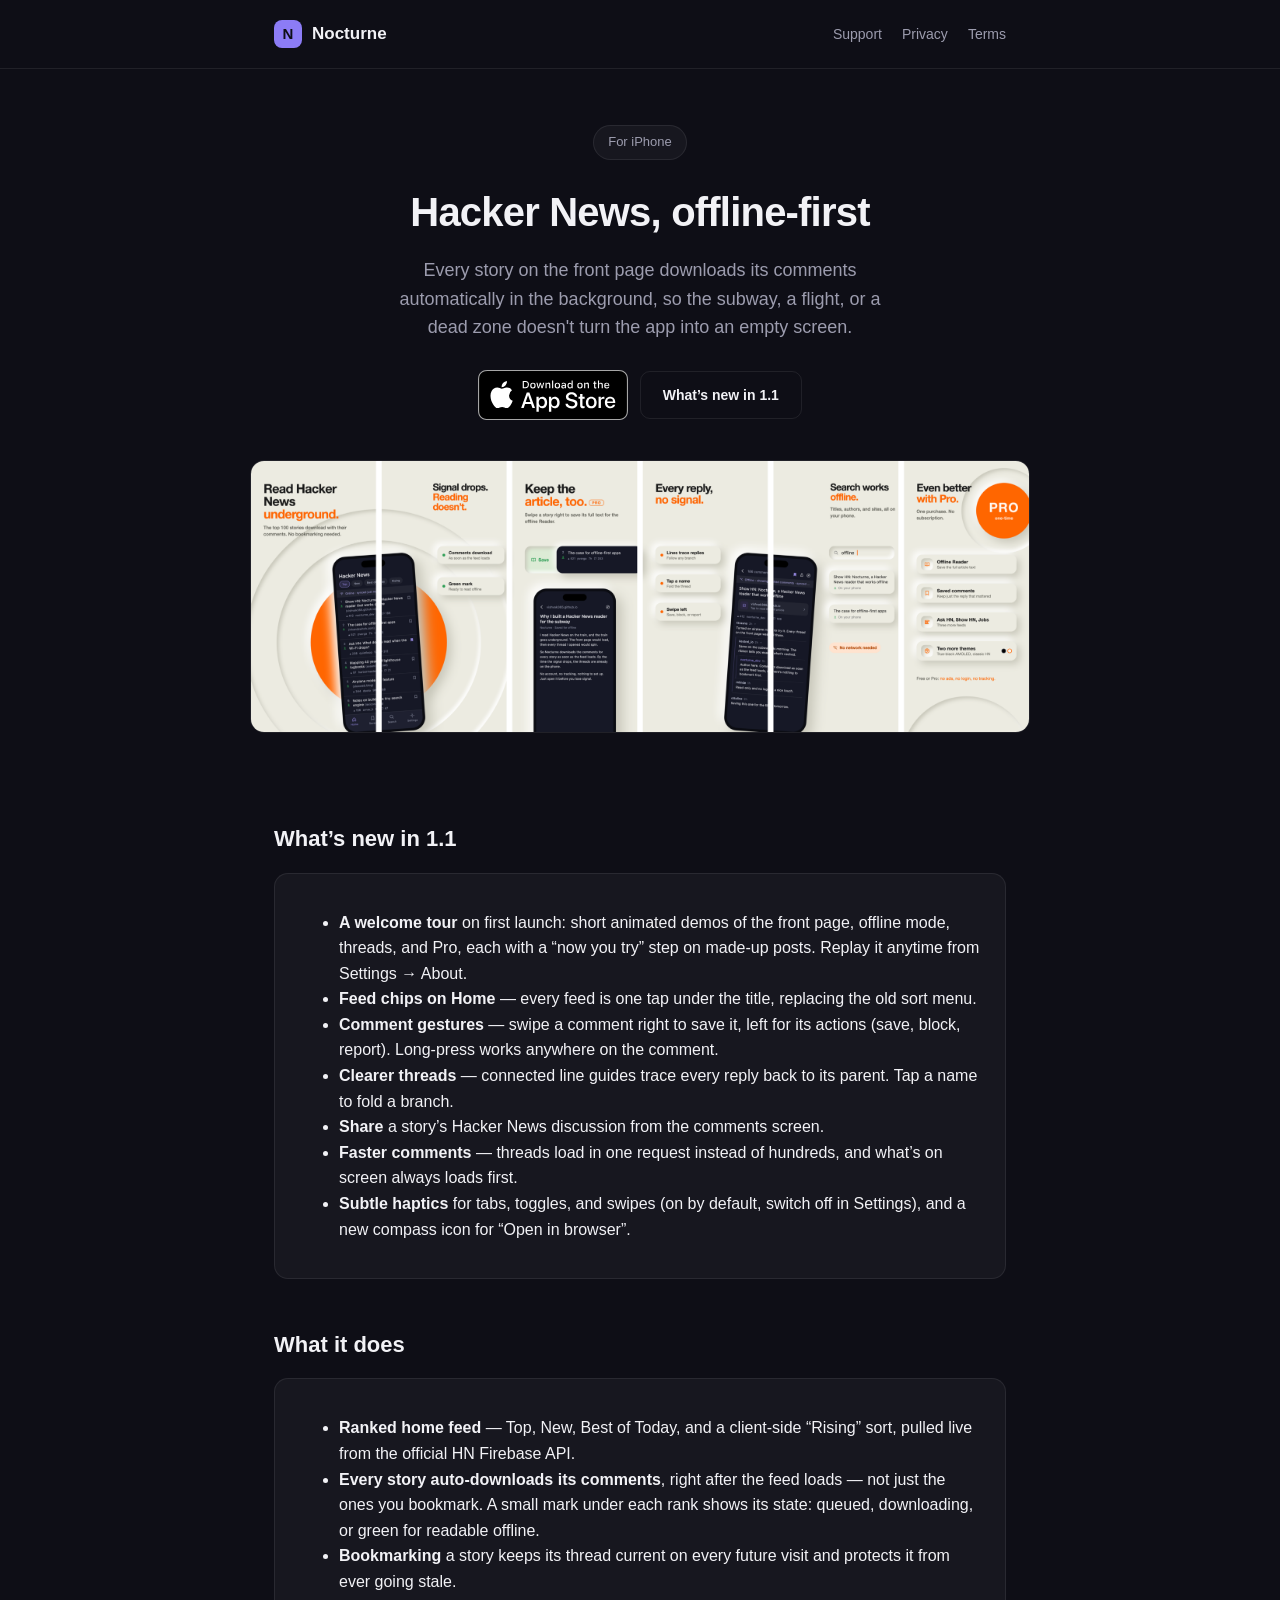
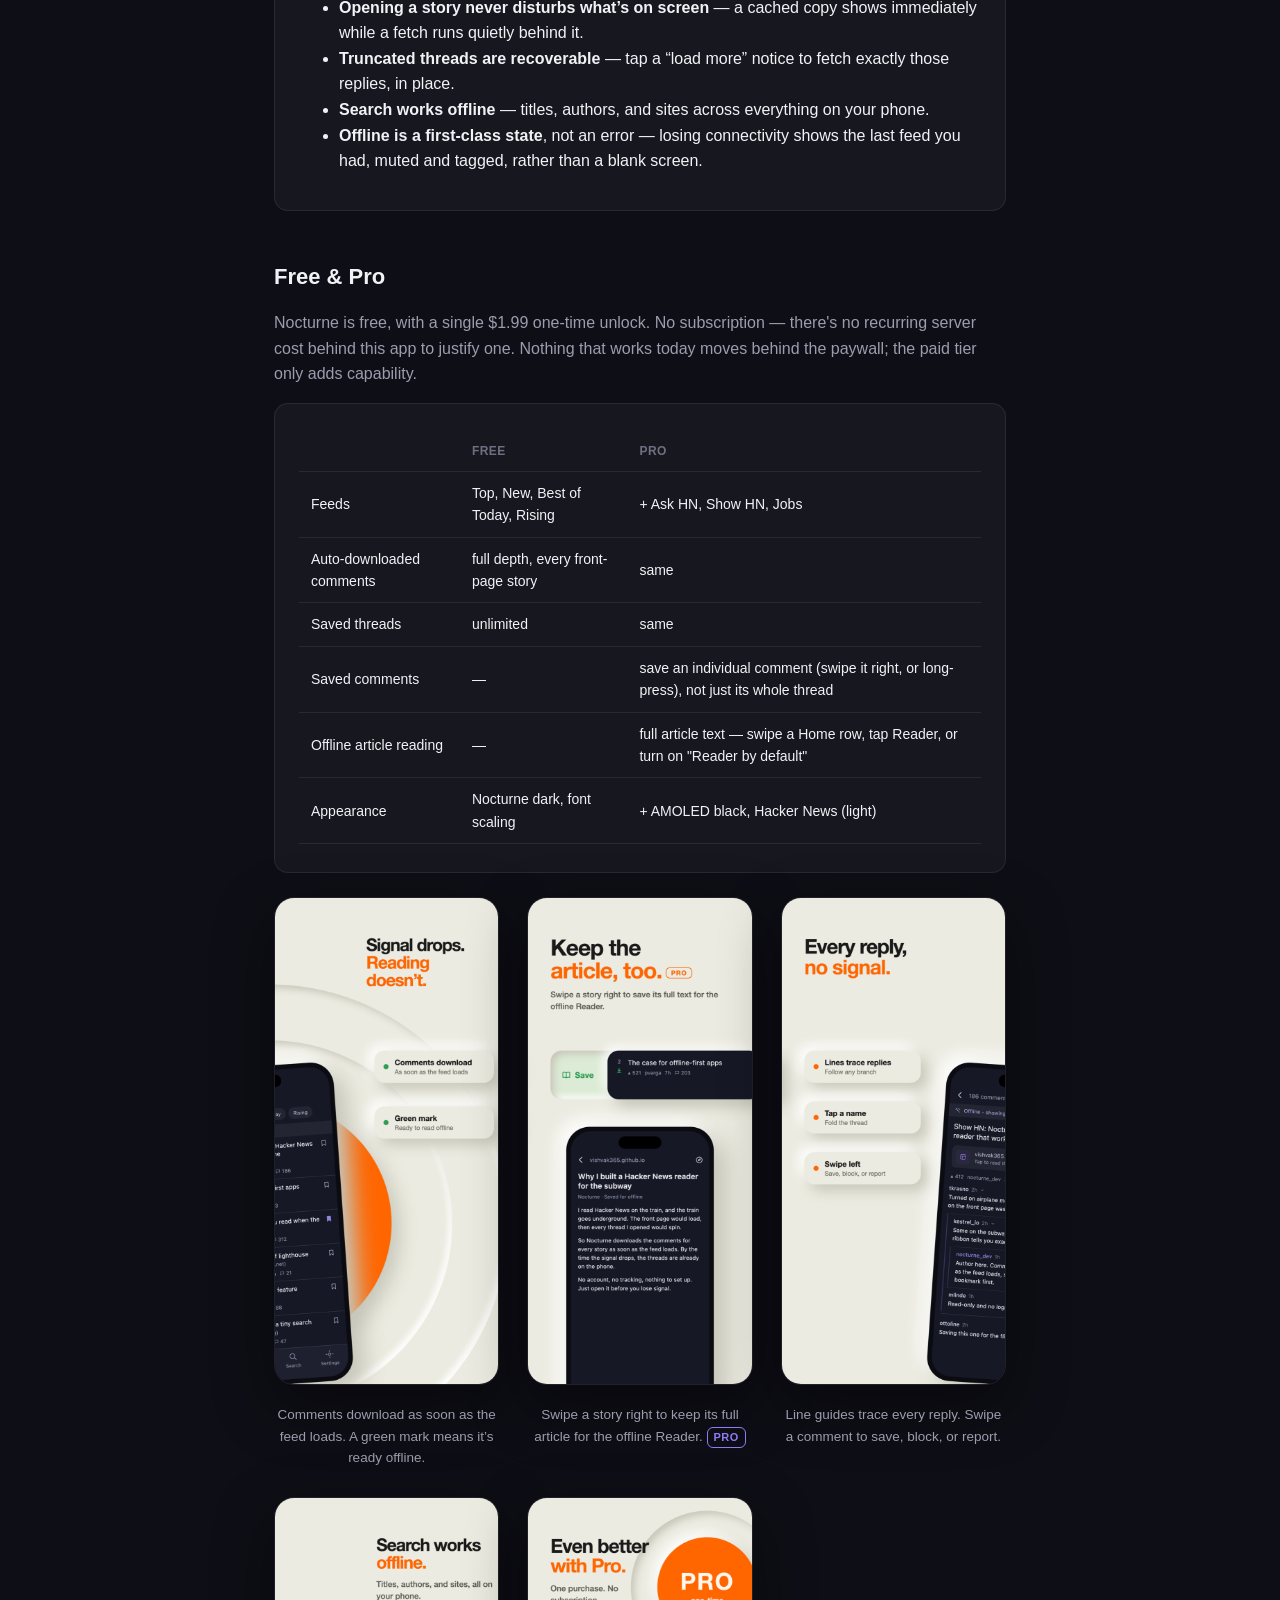
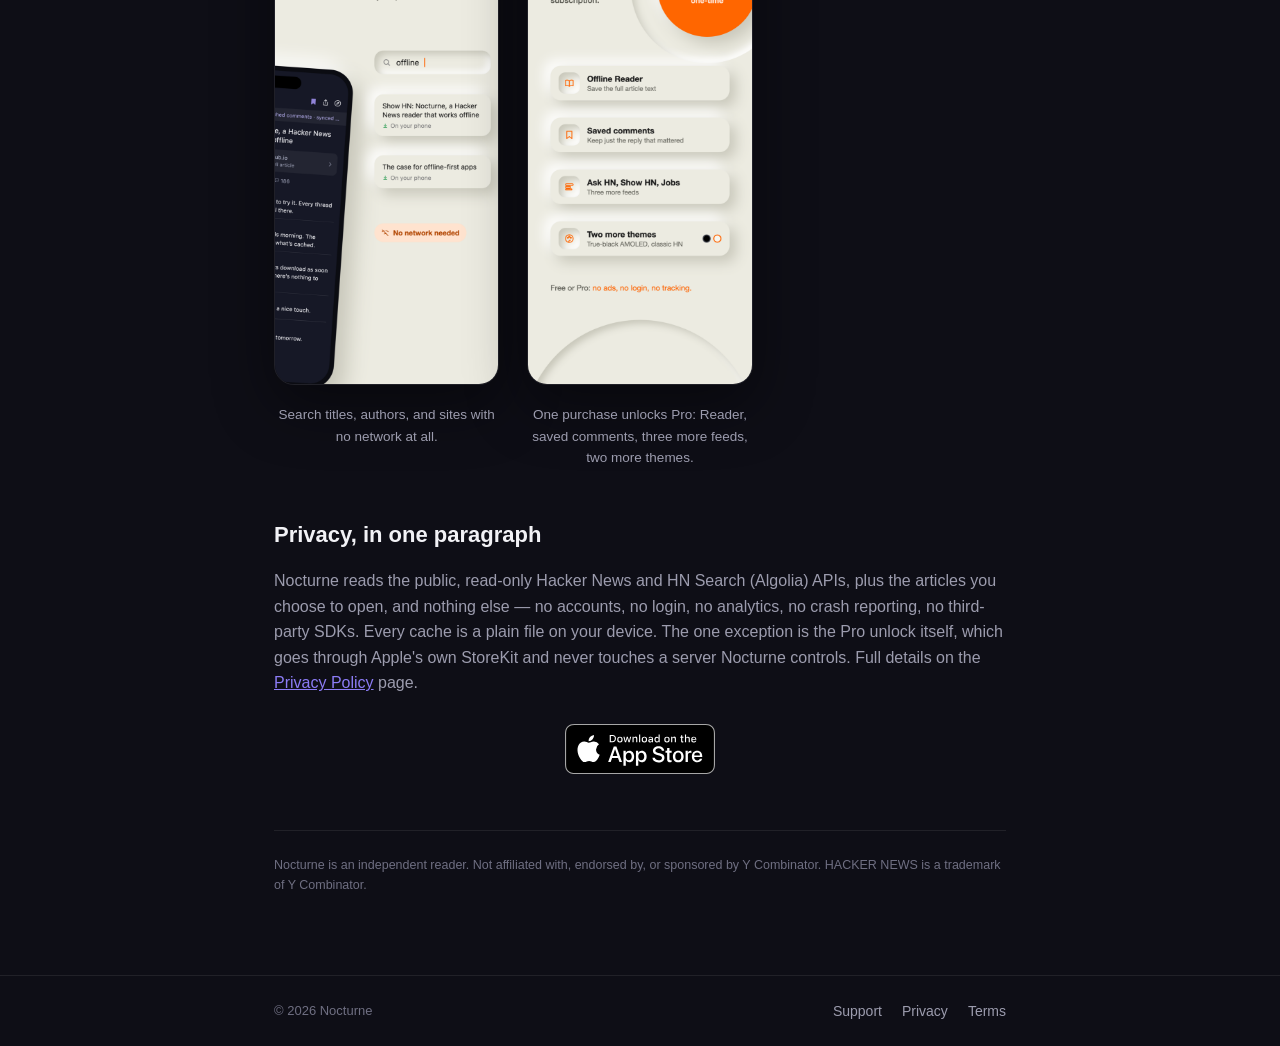
<file: index.html>
<!doctype html>
<html lang="en">
<head>
  <meta charset="utf-8" />
  <meta name="viewport" content="width=device-width, initial-scale=1" />
  <title>Nocturne for Hacker News</title>
  <meta name="description" content="An iPhone app for reading Hacker News that treats a spotty connection as the normal case, not an edge case." />
  <link rel="stylesheet" href="styles.css" />
</head>
<body>
  <header class="site">
    <div class="wrap">
      <a class="brand" href="index.html">
        <span class="mark">N</span>
        Nocturne
      </a>
      <nav class="site-links">
        <a href="support.html">Support</a>
        <a href="privacy.html">Privacy</a>
        <a href="terms.html">Terms</a>
      </nav>
    </div>
  </header>

  <main>
    <div class="wrap">
      <section class="hero">
        <span class="pill">For iPhone</span>
        <h1>Hacker News, offline&#8209;first</h1>
        <p class="tagline">
          Every story on the front page downloads its comments automatically in
          the background, so the subway, a flight, or a dead zone doesn't turn
          the app into an empty screen.
        </p>

        <div class="cta-row">
          <a class="badge" href="https://apps.apple.com/us/app/nocturne-for-hacker-news/id6801647718"><img src="assets/app-store-badge.svg" alt="Download on the App Store" width="150" height="50" /></a>
          <a class="btn ghost" href="#whats-new">What&#8217;s new in 1.1</a>
        </div>

        <div class="strip">
          <img src="assets/strip.png" alt="Six App Store screenshots of Nocturne: the offline-ready home feed, comments downloading automatically, swipe-to-save articles, threaded comments with line guides, search that works offline, and the Pro features" />
        </div>
      </section>

      <h2 id="whats-new">What&#8217;s new in 1.1</h2>
      <div class="card">
        <ul>
          <li><strong>A welcome tour</strong> on first launch: short animated demos of the front page, offline mode, threads, and Pro, each with a &ldquo;now you try&rdquo; step on made-up posts. Replay it anytime from Settings &rarr; About.</li>
          <li><strong>Feed chips on Home</strong> &mdash; every feed is one tap under the title, replacing the old sort menu.</li>
          <li><strong>Comment gestures</strong> &mdash; swipe a comment right to save it, left for its actions (save, block, report). Long-press works anywhere on the comment.</li>
          <li><strong>Clearer threads</strong> &mdash; connected line guides trace every reply back to its parent. Tap a name to fold a branch.</li>
          <li><strong>Share</strong> a story&#8217;s Hacker News discussion from the comments screen.</li>
          <li><strong>Faster comments</strong> &mdash; threads load in one request instead of hundreds, and what&#8217;s on screen always loads first.</li>
          <li><strong>Subtle haptics</strong> for tabs, toggles, and swipes (on by default, switch off in Settings), and a new compass icon for &ldquo;Open in browser&rdquo;.</li>
        </ul>
      </div>

      <h2>What it does</h2>
      <div class="card">
        <ul>
          <li><strong>Ranked home feed</strong> &mdash; Top, New, Best of Today, and a client-side &ldquo;Rising&rdquo; sort, pulled live from the official HN Firebase API.</li>
          <li><strong>Every story auto-downloads its comments</strong>, right after the feed loads &mdash; not just the ones you bookmark. A small mark under each rank shows its state: queued, downloading, or green for readable offline.</li>
          <li><strong>Bookmarking</strong> a story keeps its thread current on every future visit and protects it from ever going stale.</li>
          <li><strong>Opening a story never disturbs what&#8217;s on screen</strong> &mdash; a cached copy shows immediately while a fetch runs quietly behind it.</li>
          <li><strong>Truncated threads are recoverable</strong> &mdash; tap a &ldquo;load more&rdquo; notice to fetch exactly those replies, in place.</li>
          <li><strong>Search works offline</strong> &mdash; titles, authors, and sites across everything on your phone.</li>
          <li><strong>Offline is a first-class state</strong>, not an error &mdash; losing connectivity shows the last feed you had, muted and tagged, rather than a blank screen.</li>
        </ul>
      </div>

      <h2 id="free-pro">Free &amp; Pro</h2>
      <p>
        Nocturne is free, with a single $1.99 one&#8209;time unlock. No
        subscription — there's no recurring server cost behind this app to
        justify one. Nothing that works today moves behind the paywall; the
        paid tier only adds capability.
      </p>
      <div class="card">
        <table class="features">
          <thead>
            <tr><th></th><th>Free</th><th>Pro</th></tr>
          </thead>
          <tbody>
            <tr><td>Feeds</td><td data-label="Free">Top, New, Best of Today, Rising</td><td data-label="Pro">+ Ask HN, Show HN, Jobs</td></tr>
            <tr><td>Auto-downloaded comments</td><td data-label="Free">full depth, every front-page story</td><td data-label="Pro">same</td></tr>
            <tr><td>Saved threads</td><td data-label="Free">unlimited</td><td data-label="Pro">same</td></tr>
            <tr><td>Saved comments</td><td data-label="Free">—</td><td data-label="Pro">save an individual comment (swipe it right, or long-press), not just its whole thread</td></tr>
            <tr><td>Offline article reading</td><td data-label="Free">—</td><td data-label="Pro">full article text — swipe a Home row, tap Reader, or turn on "Reader by default"</td></tr>
            <tr><td>Appearance</td><td data-label="Free">Nocturne dark, font scaling</td><td data-label="Pro">+ AMOLED black, Hacker News (light)</td></tr>
          </tbody>
        </table>
      </div>

      <div class="pro-gallery">
        <div class="pro-item">
          <img src="assets/panel-2.png" alt="Comments download as soon as the feed loads; a green mark means a story is ready to read offline" />
          <p>Comments download as soon as the feed loads. A green mark means it&#8217;s ready offline.</p>
        </div>
        <div class="pro-item">
          <img src="assets/panel-3.png" alt="Swiping a story right to save its full article, shown open in the offline Reader" />
          <p>Swipe a story right to keep its full article for the offline Reader. <span class="pro-tag">PRO</span></p>
        </div>
        <div class="pro-item">
          <img src="assets/panel-4.png" alt="A comment thread with line guides tracing each reply, plus swipe actions" />
          <p>Line guides trace every reply. Swipe a comment to save, block, or report.</p>
        </div>
        <div class="pro-item">
          <img src="assets/panel-5.png" alt="Searching cached stories by title, author, and site with no network" />
          <p>Search titles, authors, and sites with no network at all.</p>
        </div>
        <div class="pro-item">
          <img src="assets/panel-6.png" alt="The Pro unlock: offline Reader, saved comments, Ask/Show/Jobs feeds, and two more themes" />
          <p>One purchase unlocks Pro: Reader, saved comments, three more feeds, two more themes.</p>
        </div>
      </div>

      <h2>Privacy, in one paragraph</h2>
      <p>
        Nocturne reads the public, read-only Hacker News and HN Search
        (Algolia) APIs, plus the articles you choose to open, and nothing
        else — no accounts, no login, no analytics, no crash reporting, no
        third-party SDKs. Every cache is a plain file on your device. The one
        exception is the Pro unlock itself, which goes through Apple's own
        StoreKit and never touches a server Nocturne controls. Full details
        on the <a href="privacy.html">Privacy Policy</a> page.
      </p>

      <div class="cta-row">
        <a class="badge" href="https://apps.apple.com/us/app/nocturne-for-hacker-news/id6801647718"><img src="assets/app-store-badge.svg" alt="Download on the App Store" width="150" height="50" /></a>
      </div>

      <div class="disclaimer">
        Nocturne is an independent reader. Not affiliated with, endorsed by,
        or sponsored by Y Combinator. HACKER NEWS is a trademark of Y
        Combinator.
      </div>
    </div>
  </main>

  <footer class="site">
    <div class="wrap">
      <span>&copy; 2026 Nocturne</span>
      <nav class="site-links">
        <a href="support.html">Support</a>
        <a href="privacy.html">Privacy</a>
        <a href="terms.html">Terms</a>
      </nav>
    </div>
  </footer>
</body>
</html>
</file>
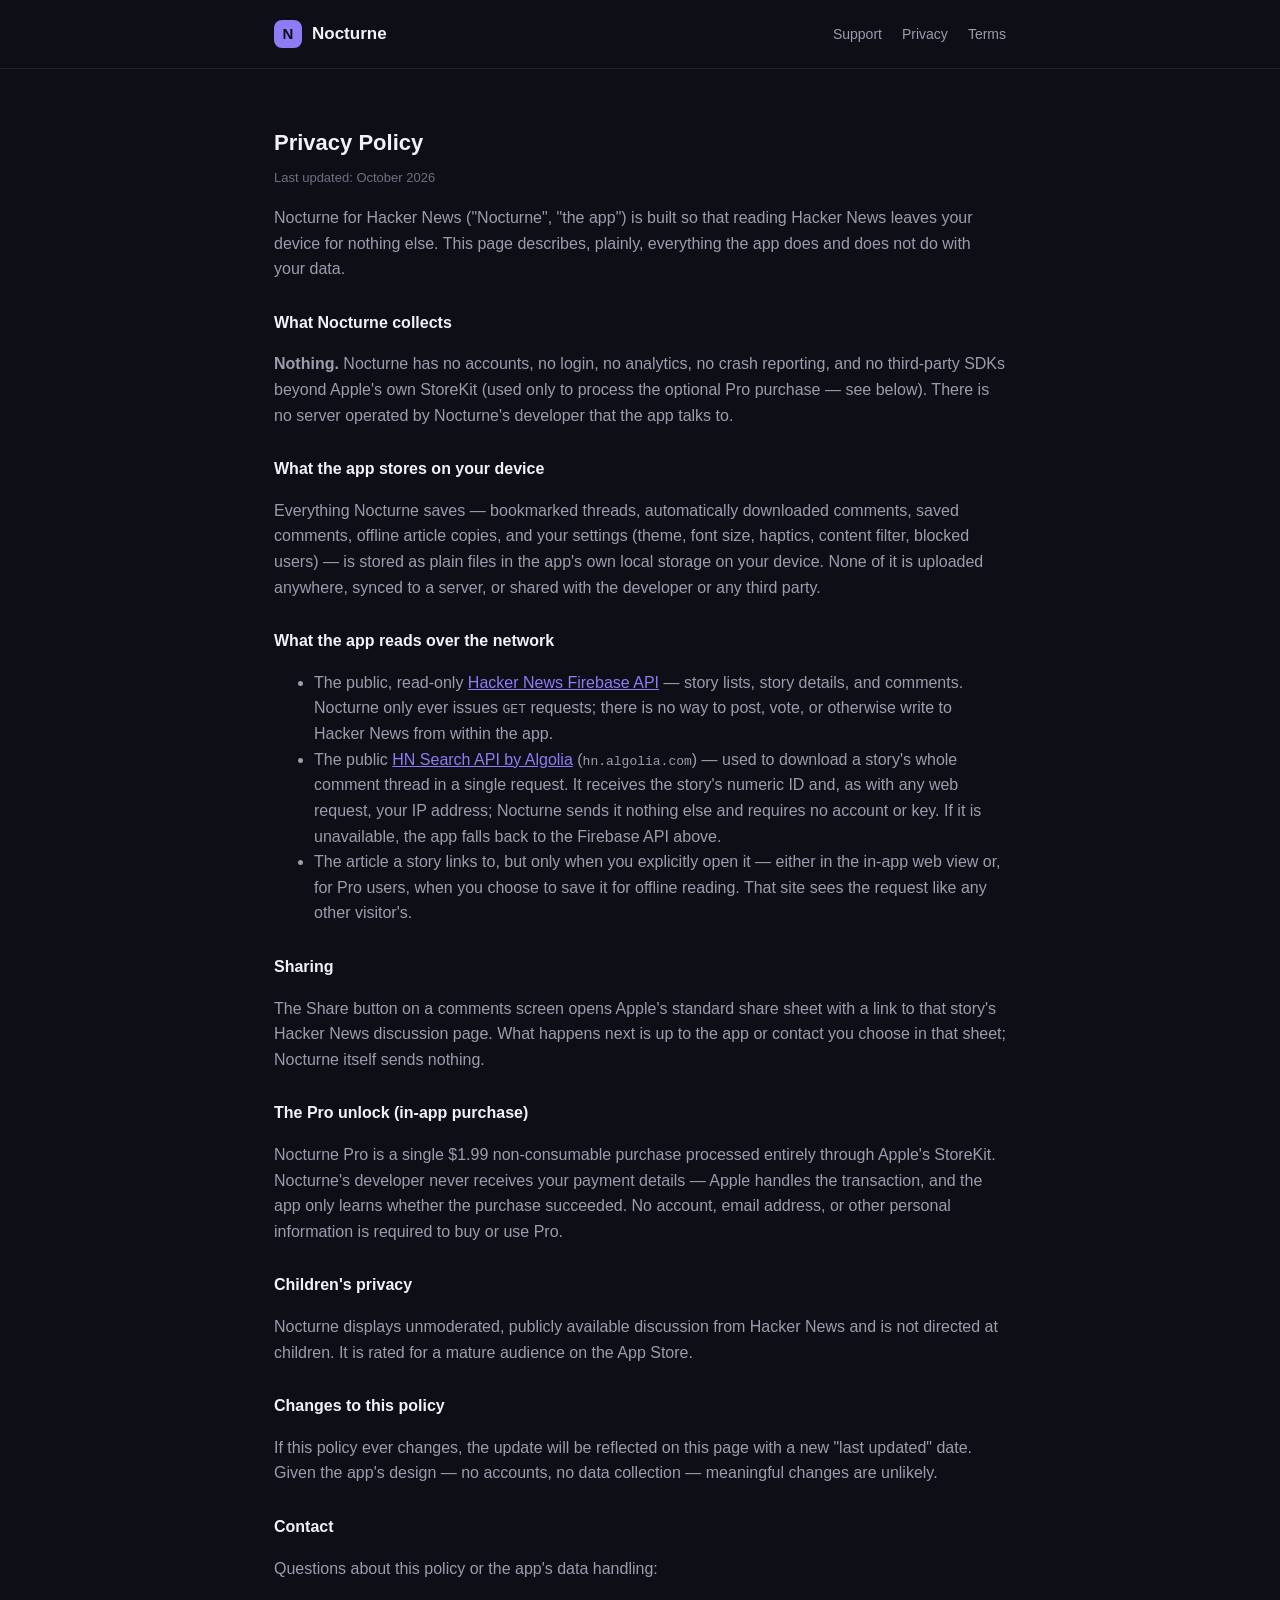
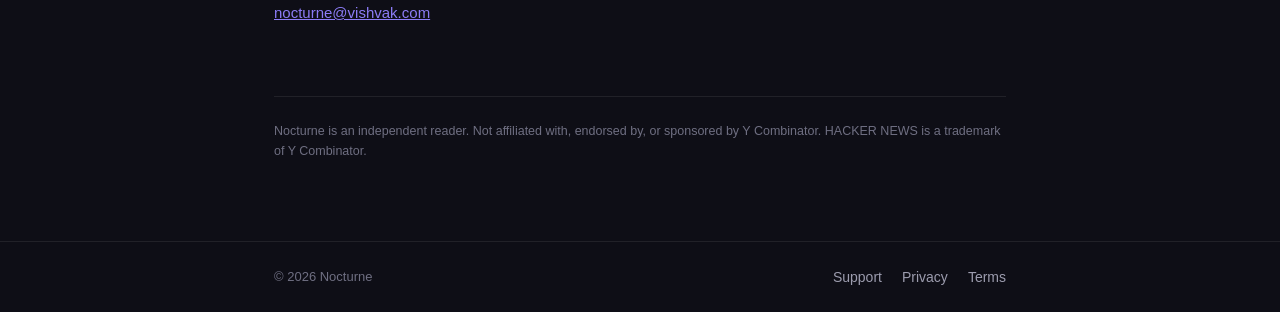
<file: privacy.html>
<!doctype html>
<html lang="en">
<head>
  <meta charset="utf-8" />
  <meta name="viewport" content="width=device-width, initial-scale=1" />
  <title>Privacy Policy — Nocturne</title>
  <link rel="stylesheet" href="styles.css" />
</head>
<body>
  <header class="site">
    <div class="wrap">
      <a class="brand" href="index.html">
        <span class="mark">N</span>
        Nocturne
      </a>
      <nav class="site-links">
        <a href="support.html">Support</a>
        <a href="privacy.html">Privacy</a>
        <a href="terms.html">Terms</a>
      </nav>
    </div>
  </header>

  <main>
    <div class="wrap legal">
      <h2>Privacy Policy</h2>
      <p class="updated">Last updated: October 2026</p>

      <p>
        Nocturne for Hacker News ("Nocturne", "the app") is built so
        that reading Hacker News leaves your device for nothing else. This
        page describes, plainly, everything the app does and does not do
        with your data.
      </p>

      <h3>What Nocturne collects</h3>
      <p><strong>Nothing.</strong> Nocturne has no accounts, no login, no
      analytics, no crash reporting, and no third-party SDKs beyond Apple's
      own StoreKit (used only to process the optional Pro purchase — see
      below). There is no server operated by Nocturne's developer that the
      app talks to.</p>

      <h3>What the app stores on your device</h3>
      <p>Everything Nocturne saves — bookmarked threads, automatically
      downloaded comments, saved comments, offline article copies, and your
      settings (theme, font size, haptics, content filter, blocked users) — is stored
      as plain files in the app's own local storage on your device. None of
      it is uploaded anywhere, synced to a server, or shared with the
      developer or any third party.</p>

      <h3>What the app reads over the network</h3>
      <ul>
        <li>The public, read-only
          <a href="https://github.com/HackerNews/API">Hacker News Firebase API</a>
          — story lists, story details, and comments. Nocturne only ever
          issues <code>GET</code> requests; there is no way to post, vote, or
          otherwise write to Hacker News from within the app.</li>
        <li>The public
          <a href="https://hn.algolia.com/api">HN Search API by Algolia</a>
          (<code>hn.algolia.com</code>) — used to download a story's whole
          comment thread in a single request. It receives the story's
          numeric ID and, as with any web request, your IP address; Nocturne
          sends it nothing else and requires no account or key. If it is
          unavailable, the app falls back to the Firebase API above.</li>
        <li>The article a story links to, but only when you explicitly open
          it — either in the in-app web view or, for Pro users, when you
          choose to save it for offline reading. That site sees the request
          like any other visitor's.</li>
      </ul>

      <h3>Sharing</h3>
      <p>The Share button on a comments screen opens Apple's standard share
      sheet with a link to that story's Hacker News discussion page. What
      happens next is up to the app or contact you choose in that sheet;
      Nocturne itself sends nothing.</p>

      <h3>The Pro unlock (in-app purchase)</h3>
      <p>Nocturne Pro is a single $1.99 non-consumable purchase processed
      entirely through Apple's StoreKit. Nocturne's developer never receives
      your payment details — Apple handles the transaction, and the app only
      learns whether the purchase succeeded. No account, email address, or
      other personal information is required to buy or use Pro.</p>

      <h3>Children's privacy</h3>
      <p>Nocturne displays unmoderated, publicly available discussion from
      Hacker News and is not directed at children. It is rated for a mature
      audience on the App Store.</p>

      <h3>Changes to this policy</h3>
      <p>If this policy ever changes, the update will be reflected on this
      page with a new "last updated" date. Given the app's design — no
      accounts, no data collection — meaningful changes are unlikely.</p>

      <h3>Contact</h3>
      <p>Questions about this policy or the app's data handling:</p>
      <p class="contact-email">
        <a href="mailto:nocturne@vishvak.com">nocturne@vishvak.com</a>
      </p>

      <div class="disclaimer">
        Nocturne is an independent reader. Not affiliated with, endorsed by,
        or sponsored by Y Combinator. HACKER NEWS is a trademark of Y
        Combinator.
      </div>
    </div>
  </main>

  <footer class="site">
    <div class="wrap">
      <span>&copy; 2026 Nocturne</span>
      <nav class="site-links">
        <a href="support.html">Support</a>
        <a href="privacy.html">Privacy</a>
        <a href="terms.html">Terms</a>
      </nav>
    </div>
  </footer>
</body>
</html>
</file>
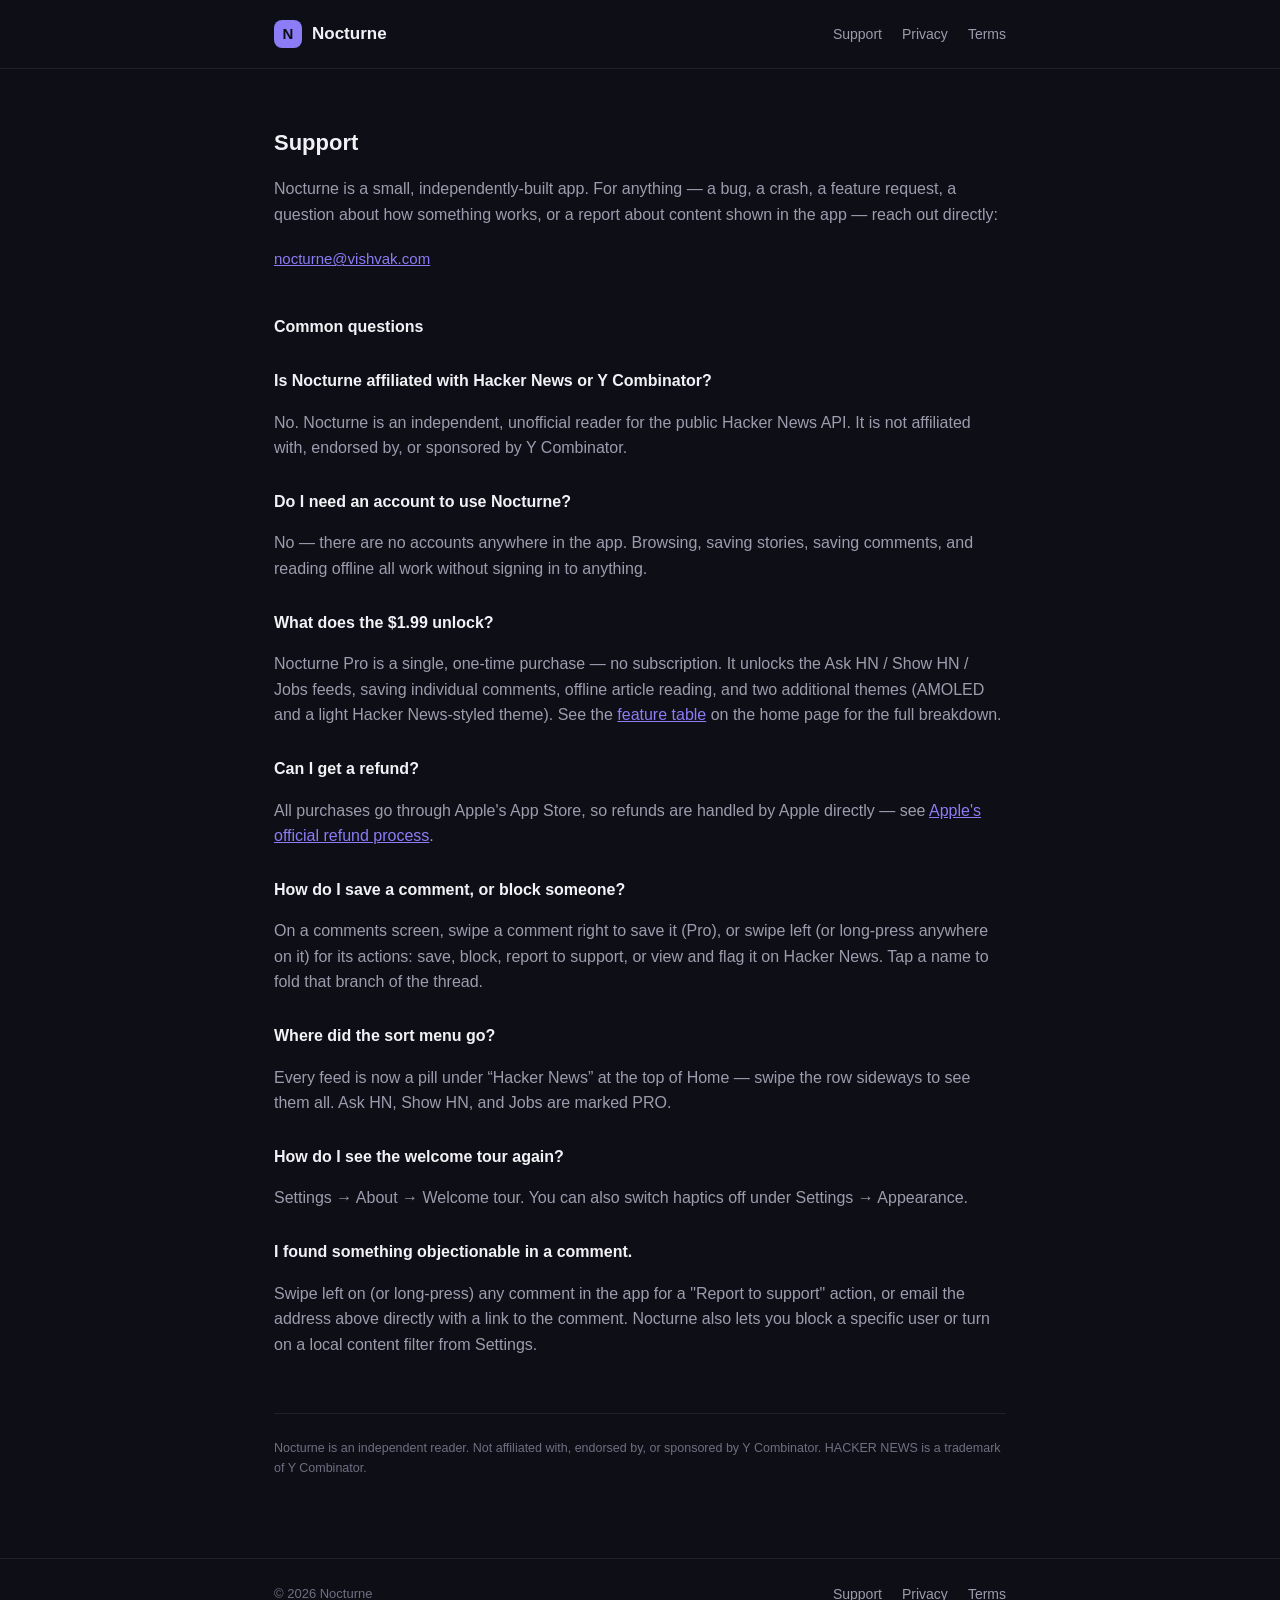
<file: support.html>
<!doctype html>
<html lang="en">
<head>
  <meta charset="utf-8" />
  <meta name="viewport" content="width=device-width, initial-scale=1" />
  <title>Support — Nocturne</title>
  <link rel="stylesheet" href="styles.css" />
</head>
<body>
  <header class="site">
    <div class="wrap">
      <a class="brand" href="index.html">
        <span class="mark">N</span>
        Nocturne
      </a>
      <nav class="site-links">
        <a href="support.html">Support</a>
        <a href="privacy.html">Privacy</a>
        <a href="terms.html">Terms</a>
      </nav>
    </div>
  </header>

  <main>
    <div class="wrap legal">
      <h2>Support</h2>
      <p>
        Nocturne is a small, independently-built app. For anything —
        a bug, a crash, a feature request, a question about how something
        works, or a report about content shown in the app — reach out
        directly:
      </p>
      <p class="contact-email">
        <a href="mailto:nocturne@vishvak.com">nocturne@vishvak.com</a>
      </p>

      <h3>Common questions</h3>

      <h3>Is Nocturne affiliated with Hacker News or Y Combinator?</h3>
      <p>No. Nocturne is an independent, unofficial reader for the public
      Hacker News API. It is not affiliated with, endorsed by, or sponsored
      by Y Combinator.</p>

      <h3>Do I need an account to use Nocturne?</h3>
      <p>No — there are no accounts anywhere in the app. Browsing, saving
      stories, saving comments, and reading offline all work without
      signing in to anything.</p>

      <h3>What does the $1.99 unlock?</h3>
      <p>Nocturne Pro is a single, one-time purchase — no subscription. It
      unlocks the Ask HN / Show HN / Jobs feeds, saving individual comments,
      offline article reading, and two additional themes (AMOLED and a
      light Hacker News-styled theme). See the
      <a href="index.html#free-pro">feature table</a> on the home page for the full
      breakdown.</p>

      <h3>Can I get a refund?</h3>
      <p>All purchases go through Apple's App Store, so refunds are handled
      by Apple directly — see
      <a href="https://support.apple.com/en-us/HT204084">Apple's official refund process</a>.</p>

      <h3>How do I save a comment, or block someone?</h3>
      <p>On a comments screen, swipe a comment right to save it (Pro), or
      swipe left (or long-press anywhere on it) for its actions: save,
      block, report to support, or view and flag it on Hacker News. Tap a
      name to fold that branch of the thread.</p>

      <h3>Where did the sort menu go?</h3>
      <p>Every feed is now a pill under &ldquo;Hacker News&rdquo; at the top
      of Home &mdash; swipe the row sideways to see them all. Ask HN, Show
      HN, and Jobs are marked PRO.</p>

      <h3>How do I see the welcome tour again?</h3>
      <p>Settings &rarr; About &rarr; Welcome tour. You can also switch
      haptics off under Settings &rarr; Appearance.</p>

      <h3>I found something objectionable in a comment.</h3>
      <p>Swipe left on (or long-press) any comment in the app for a "Report to support" action,
      or email the address above directly with a link to the comment.
      Nocturne also lets you block a specific user or turn on a local
      content filter from Settings.</p>

      <div class="disclaimer">
        Nocturne is an independent reader. Not affiliated with, endorsed by,
        or sponsored by Y Combinator. HACKER NEWS is a trademark of Y
        Combinator.
      </div>
    </div>
  </main>

  <footer class="site">
    <div class="wrap">
      <span>&copy; 2026 Nocturne</span>
      <nav class="site-links">
        <a href="support.html">Support</a>
        <a href="privacy.html">Privacy</a>
        <a href="terms.html">Terms</a>
      </nav>
    </div>
  </footer>
</body>
</html>
</file>
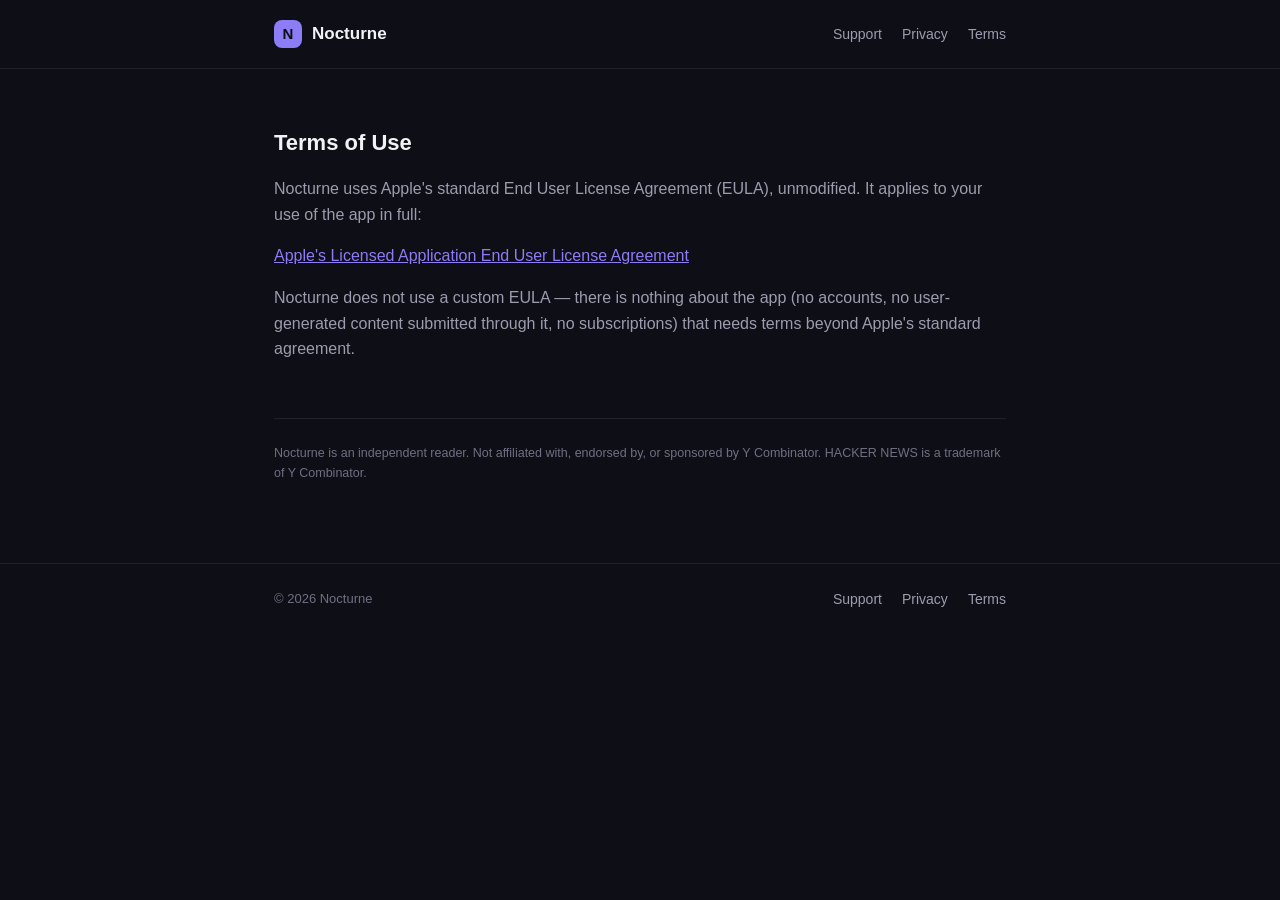
<file: terms.html>
<!doctype html>
<html lang="en">
<head>
  <meta charset="utf-8" />
  <meta name="viewport" content="width=device-width, initial-scale=1" />
  <title>Terms of Use — Nocturne</title>
  <link rel="stylesheet" href="styles.css" />
</head>
<body>
  <header class="site">
    <div class="wrap">
      <a class="brand" href="index.html">
        <span class="mark">N</span>
        Nocturne
      </a>
      <nav class="site-links">
        <a href="support.html">Support</a>
        <a href="privacy.html">Privacy</a>
        <a href="terms.html">Terms</a>
      </nav>
    </div>
  </header>

  <main>
    <div class="wrap legal">
      <h2>Terms of Use</h2>
      <p>
        Nocturne uses Apple's standard End User License Agreement (EULA),
        unmodified. It applies to your use of the app in full:
      </p>
      <p>
        <a href="https://www.apple.com/legal/internet-services/itunes/dev/stdeula/">
          Apple's Licensed Application End User License Agreement
        </a>
      </p>
      <p>
        Nocturne does not use a custom EULA — there is nothing about the app
        (no accounts, no user-generated content submitted through it, no
        subscriptions) that needs terms beyond Apple's standard agreement.
      </p>

      <div class="disclaimer">
        Nocturne is an independent reader. Not affiliated with, endorsed by,
        or sponsored by Y Combinator. HACKER NEWS is a trademark of Y
        Combinator.
      </div>
    </div>
  </main>

  <footer class="site">
    <div class="wrap">
      <span>&copy; 2026 Nocturne</span>
      <nav class="site-links">
        <a href="support.html">Support</a>
        <a href="privacy.html">Privacy</a>
        <a href="terms.html">Terms</a>
      </nav>
    </div>
  </footer>
</body>
</html>
</file>
<file: styles.css>
:root {
  --bg: #0e0e16;
  --surface: #17171f;
  --surface-2: #1e1e29;
  --text: #f2f2f6;
  --muted: #9c9cae;
  --muted-2: #6f6f82;
  --accent: #8c7cf6;
  --accent-soft: rgba(140, 124, 246, 0.12);
  --divider: rgba(255, 255, 255, 0.08);
  --radius: 14px;
  --max-width: 780px;
}

* {
  box-sizing: border-box;
}

html {
  color-scheme: dark;
}

body {
  margin: 0;
  background: var(--bg);
  color: var(--text);
  font-family: -apple-system, BlinkMacSystemFont, "Segoe UI", Inter, Roboto, sans-serif;
  line-height: 1.6;
  -webkit-font-smoothing: antialiased;
}

.wrap {
  max-width: var(--max-width);
  margin: 0 auto;
  padding: 0 24px;
}

header.site {
  border-bottom: 1px solid var(--divider);
  padding: 20px 0;
}

header.site .wrap {
  display: flex;
  align-items: center;
  justify-content: space-between;
}

.brand {
  display: flex;
  align-items: center;
  gap: 10px;
  text-decoration: none;
  color: var(--text);
  font-weight: 600;
  font-size: 17px;
}

.brand .mark {
  width: 28px;
  height: 28px;
  border-radius: 8px;
  background: var(--accent);
  color: #0e0e16;
  display: flex;
  align-items: center;
  justify-content: center;
  font-weight: 700;
  font-size: 15px;
}

nav.site-links {
  display: flex;
  gap: 20px;
}

nav.site-links a {
  color: var(--muted);
  text-decoration: none;
  font-size: 14px;
}

nav.site-links a:hover {
  color: var(--text);
}

main {
  padding: 56px 0 80px;
}

.hero {
  text-align: center;
  padding-bottom: 40px;
}

.hero h1 {
  font-size: 40px;
  font-weight: 600;
  letter-spacing: -0.02em;
  margin: 0 0 12px;
}

.hero p.tagline {
  color: var(--muted);
  font-size: 18px;
  max-width: 520px;
  margin: 0 auto 28px;
}

.pill {
  display: inline-block;
  border: 1px solid var(--divider);
  background: var(--surface);
  color: var(--muted);
  border-radius: 999px;
  padding: 6px 14px;
  font-size: 13px;
  margin-bottom: 20px;
}

.screens {
  display: flex;
  justify-content: center;
  gap: 20px;
  flex-wrap: wrap;
  margin: 32px 0 8px;
}

.screens img {
  width: 240px;
  max-width: 42vw;
  border-radius: 20px;
  border: 1px solid var(--divider);
  box-shadow: 0 20px 60px rgba(0, 0, 0, 0.45);
}

.strip {
  margin: 40px -24px 0;
  overflow-x: auto;
}

.strip img {
  display: block;
  width: 100%;
  min-width: 640px;
  border-radius: var(--radius);
  border: 1px solid var(--divider);
}

.pro-gallery {
  display: grid;
  grid-template-columns: repeat(auto-fit, minmax(220px, 1fr));
  gap: 28px;
  margin: 24px 0 8px;
}

.pro-item {
  text-align: center;
}

.pro-item img {
  width: 100%;
  max-width: 240px;
  border-radius: 20px;
  border: 1px solid var(--divider);
  box-shadow: 0 20px 60px rgba(0, 0, 0, 0.45);
}

.pro-item p {
  margin: 12px 0 0;
  font-size: 13.5px;
  color: var(--muted);
}

h2 {
  font-size: 22px;
  font-weight: 600;
  margin: 48px 0 16px;
}

h3 {
  font-size: 16px;
  font-weight: 600;
  margin: 28px 0 8px;
  color: var(--text);
}

p {
  color: var(--muted);
}

.card {
  background: var(--surface);
  border: 1px solid var(--divider);
  border-radius: var(--radius);
  padding: 20px 24px;
}

table.features {
  width: 100%;
  border-collapse: collapse;
  margin: 8px 0 8px;
  font-size: 14px;
}

table.features th,
table.features td {
  text-align: left;
  padding: 10px 12px;
  border-bottom: 1px solid var(--divider);
}

table.features th {
  color: var(--muted-2);
  font-weight: 600;
  font-size: 12px;
  text-transform: uppercase;
  letter-spacing: 0.04em;
}

table.features td:first-child {
  color: var(--text);
}

.pro-tag {
  display: inline-block;
  font-size: 11px;
  font-weight: 600;
  letter-spacing: 0.04em;
  color: var(--accent);
  border: 1px solid var(--accent);
  border-radius: 6px;
  padding: 1px 6px;
}

.cta-row {
  display: flex;
  justify-content: center;
  gap: 12px;
  margin-top: 28px;
  flex-wrap: wrap;
}

.btn {
  display: inline-block;
  padding: 12px 22px;
  border-radius: 10px;
  text-decoration: none;
  font-size: 14px;
  font-weight: 600;
}

.cta-row {
  align-items: center;
}

.badge {
  display: inline-block;
  line-height: 0;
}

.badge img {
  display: block;
  height: 50px;
  width: auto;
}

.btn.primary {
  background: var(--accent);
  color: #0e0e16;
}

.btn.ghost {
  background: transparent;
  border: 1px solid var(--divider);
  color: var(--text);
}

a {
  color: var(--accent);
}

.contact-email {
  display: inline-block;
  margin-top: 4px;
  font-size: 15px;
  color: var(--text);
}

.disclaimer {
  margin-top: 56px;
  padding-top: 24px;
  border-top: 1px solid var(--divider);
  font-size: 12.5px;
  color: var(--muted-2);
  line-height: 1.6;
}

footer.site {
  border-top: 1px solid var(--divider);
  padding: 24px 0;
}

footer.site .wrap {
  display: flex;
  align-items: center;
  justify-content: space-between;
  color: var(--muted-2);
  font-size: 13px;
}

footer.site a {
  color: var(--muted);
  text-decoration: none;
}

footer.site a:hover {
  color: var(--text);
}

.legal h2:first-child {
  margin-top: 0;
}

.legal ul {
  color: var(--muted);
}

.updated {
  color: var(--muted-2);
  font-size: 13px;
  margin-top: -8px;
}

@media (max-width: 560px) {
  .wrap {
    padding: 0 16px;
  }
  header.site {
    padding: 14px 0;
  }
  main {
    padding: 32px 0 56px;
  }
  .hero {
    padding-bottom: 16px;
  }
  .hero h1 {
    font-size: 30px;
  }
  .hero p.tagline {
    font-size: 16px;
  }
  nav.site-links {
    gap: 6px;
  }
  nav.site-links a,
  footer.site a {
    padding: 10px 6px;
  }
  h2 {
    margin: 36px 0 12px;
  }
  .card {
    padding: 14px 16px;
  }
  .card ul {
    padding-left: 18px;
    margin: 0;
  }
  .card li {
    margin: 8px 0;
  }
  /* The strip is six bridged panels: let it scroll sideways at a legible
     size instead of squeezing it to thumbnail size. */
  .strip {
    margin: 28px -16px 0;
    padding: 0 16px 8px;
    scroll-snap-type: x proximity;
  }
  .strip img {
    width: 880px;
    max-width: none;
    min-width: 0;
  }
  .pro-gallery {
    grid-template-columns: repeat(2, 1fr);
    gap: 20px 14px;
  }
  .pro-item p {
    font-size: 12.5px;
  }
  /* Free/Pro table: one block per row, columns labeled inline. */
  table.features,
  table.features tbody,
  table.features tr,
  table.features td {
    display: block;
    width: 100%;
  }
  table.features thead {
    display: none;
  }
  table.features tr {
    padding: 10px 0;
    border-bottom: 1px solid var(--divider);
  }
  table.features tr:last-child {
    border-bottom: 0;
  }
  table.features td {
    border: 0;
    padding: 2px 0;
  }
  table.features td:first-child {
    font-weight: 600;
    padding-bottom: 4px;
  }
  table.features td[data-label] {
    position: relative;
    padding-left: 52px;
  }
  table.features td[data-label]::before {
    content: attr(data-label);
    position: absolute;
    left: 0;
    top: 5px;
    color: var(--muted-2);
    font-size: 11px;
    font-weight: 600;
    text-transform: uppercase;
    letter-spacing: 0.04em;
  }
  footer.site .wrap {
    flex-direction: column;
    gap: 10px;
  }
  .legal .contact-email {
    word-break: break-all;
  }
}
</file>
